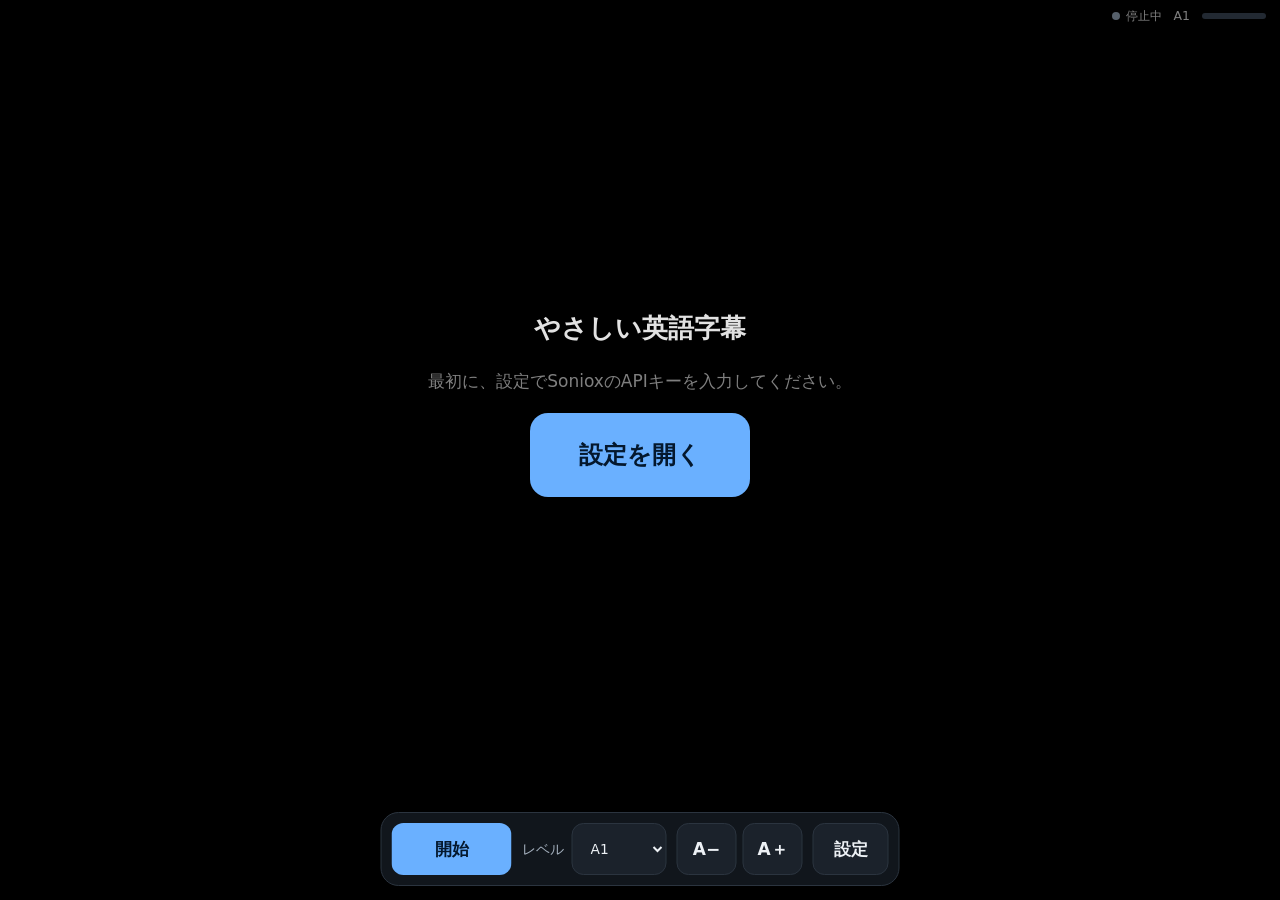
<file: index.html>
<!doctype html>
<html lang="ja">
<head>
  <meta charset="utf-8">
  <meta name="viewport" content="width=device-width, initial-scale=1, viewport-fit=cover">
  <meta name="theme-color" content="#000000">
  <meta name="robots" content="noindex">
  <title>やさしい英語字幕</title>
  <link rel="icon" href="data:,">
  <link rel="stylesheet" href="css/style.css">
  <link rel="stylesheet" href="css/app.css">
  <script>
    // アプリの更新を確実に反映させる仕組み（sw.js）を登録する。
    // 初めて有効になったときだけ、最新のファイルで1回読み込み直す（古いファイルが混ざった状態を直すため）。
    if ('serviceWorker' in navigator) {
      const hadController = !!navigator.serviceWorker.controller;
      navigator.serviceWorker.register('sw.js').catch(() => {});
      navigator.serviceWorker.addEventListener('controllerchange', () => {
        if (!hadController) location.reload();
      });
    }
  </script>
</head>
<body class="app">
  <!-- 字幕を出す画面 -->
  <main id="stage" class="stage">
    <!-- 右上の小さな表示：状態、遅れの目安、英語のレベル、入力の大きさ -->
    <div class="status" aria-live="polite">
      <span id="stState" class="st-state" data-state="idle"><i class="dot" aria-hidden="true"></i><span id="stStateText">停止中</span></span>
      <span id="stDelay" class="st-item" hidden></span>
      <span id="stLevel" class="st-item"></span>
      <span class="mini-meter" role="img" aria-label="入力の大きさ"><span id="miniFill"></span></span>
    </div>

    <!-- お知らせ（エラーなど） -->
    <div id="notice" class="notice" role="alert" hidden></div>

    <!-- 止まっているときの案内 -->
    <section id="welcome" class="welcome">
      <h1>やさしい英語字幕</h1>
      <p id="welcomeText" class="welcome-text"></p>
      <button id="btnStartBig" class="btn btn-primary btn-start" type="button">開始</button>
    </section>

    <!-- 字幕。新しいものが下に入り、古いものは上へ流れて薄くなる -->
    <div id="subs" class="subs"></div>

    <!-- 下の細いバー。画面を押すと出て、数秒で消える -->
    <div id="bar" class="bar">
      <button id="btnToggle" class="btn btn-primary bar-main" type="button">開始</button>
      <label class="bar-field">
        <span>レベル</span>
        <select id="quickLevel" class="select"></select>
      </label>
      <div class="bar-size" role="group" aria-label="文字の大きさ">
        <button id="btnSmaller" class="btn" type="button" aria-label="文字を小さく">A−</button>
        <button id="btnLarger" class="btn" type="button" aria-label="文字を大きく">A＋</button>
      </div>
      <button id="btnPanel" class="btn" type="button" aria-expanded="false" aria-controls="panel">設定</button>
    </div>
  </main>

  <!-- 右から出る設定の引き出し。開いている間も字幕は続く -->
  <aside id="panel" class="panel" aria-label="設定" inert>
    <header class="panel-head">
      <h2>設定</h2>
      <button id="btnPanelClose" class="btn btn-small" type="button">閉じる</button>
    </header>

    <div class="panel-body">
      <section class="panel-sec">
        <h3>APIキー</h3>
        <p class="hint">各サービスを使うための合言葉です。このタブレットの中だけに保存され、外には公開されません。変更は、次に「開始」を押したときから反映されます。</p>
        <label class="stack">
          <span class="label">Soniox（音声認識と速報訳）</span>
          <input id="keySoniox" class="input" type="password" autocomplete="off" spellcheck="false" placeholder="Sonioxのキーを貼り付け">
        </label>
        <label class="stack">
          <span class="label">Claude（確定訳）</span>
          <input id="keyAnthropic" class="input" type="password" autocomplete="off" spellcheck="false" placeholder="sk-ant- で始まるキーを貼り付け">
        </label>
        <label class="check"><input type="checkbox" id="chkShowKeys"> キーの文字を表示する</label>
      </section>

      <section class="panel-sec">
        <h3>翻訳</h3>
        <label class="stack">
          <span class="label">英語のレベル</span>
          <select id="level" class="select"></select>
        </label>
        <label class="stack">
          <span class="label">訳し方</span>
          <select id="style" class="select"></select>
        </label>
        <label class="stack">
          <span class="label">翻訳モデル</span>
          <select id="model" class="select"></select>
        </label>
        <label class="stack">
          <span class="label">品質モード</span>
          <select id="quality" class="select"></select>
        </label>
        <p class="hint">翻訳の設定は、次の文から反映されます。</p>
      </section>

      <section class="panel-sec">
        <h3>表示</h3>
        <label class="stack">
          <span class="label">文字の大きさ <output id="fontSizeOut"></output></span>
          <input id="fontSize" type="range" min="2.4" max="10" step="0.2">
        </label>
        <label class="stack">
          <span class="label">行間</span>
          <select id="spacing" class="select">
            <option value="1">狭い</option>
            <option value="2">やや狭い</option>
            <option value="3">標準</option>
            <option value="4">やや広い</option>
            <option value="5">広い</option>
          </select>
        </label>
        <p class="hint">画面に入る字幕の数は、文字の大きさと行間で決まります。古い字幕は上へ流れて消えます。</p>
        <label class="stack">
          <span class="label">英語の字体</span>
          <select id="font" class="select"></select>
        </label>
        <label class="stack">
          <span class="label">配色</span>
          <select id="theme" class="select"></select>
        </label>
        <div id="customColors" class="color-row" hidden>
          <label class="color-field"><span class="label">文字の色</span><input id="textColor" type="color"></label>
          <label class="color-field"><span class="label">背景の色</span><input id="bgColor" type="color"></label>
        </div>
        <label class="switch">
          <input type="checkbox" id="chkSource">
          <span class="switch-ui" aria-hidden="true"></span>
          <span class="switch-text"><b>日本語の原文を表示</b><small>英語の字幕の下に、聞き取った日本語を小さく出します。</small></span>
        </label>
        <label class="stack">
          <span class="label">速報訳（灰色の字）</span>
          <select id="draft" class="select">
            <option value="show">表示する</option>
            <option value="small">小さく表示する</option>
            <option value="hide">表示しない</option>
          </select>
        </label>
        <label class="stack">
          <span class="label">単語に日本語の意味を付ける</span>
          <select id="gloss" class="select"></select>
        </label>
        <p class="hint">選んだ範囲の単語の上に、日本語を小さく出します。それより易しい単語には付きません。1つの字幕で5つまでです。次の文から反映されます。</p>
      </section>

      <section class="panel-sec">
        <h3>音の入力</h3>
        <label class="stack">
          <span class="label">字幕にする音</span>
          <select id="source" class="select"></select>
        </label>
        <p class="hint">マイクの種類（内蔵マイク／有線）や音の加工は、確認ページで変えられます。入力元の変更は、次に「開始」を押したときから反映されます。</p>
        <a class="btn" href="check.html">音の入り口の確認ページを開く</a>
      </section>
    </div>
  </aside>

  <script type="module" src="js/app.js"></script>
</body>
</html>
</file>
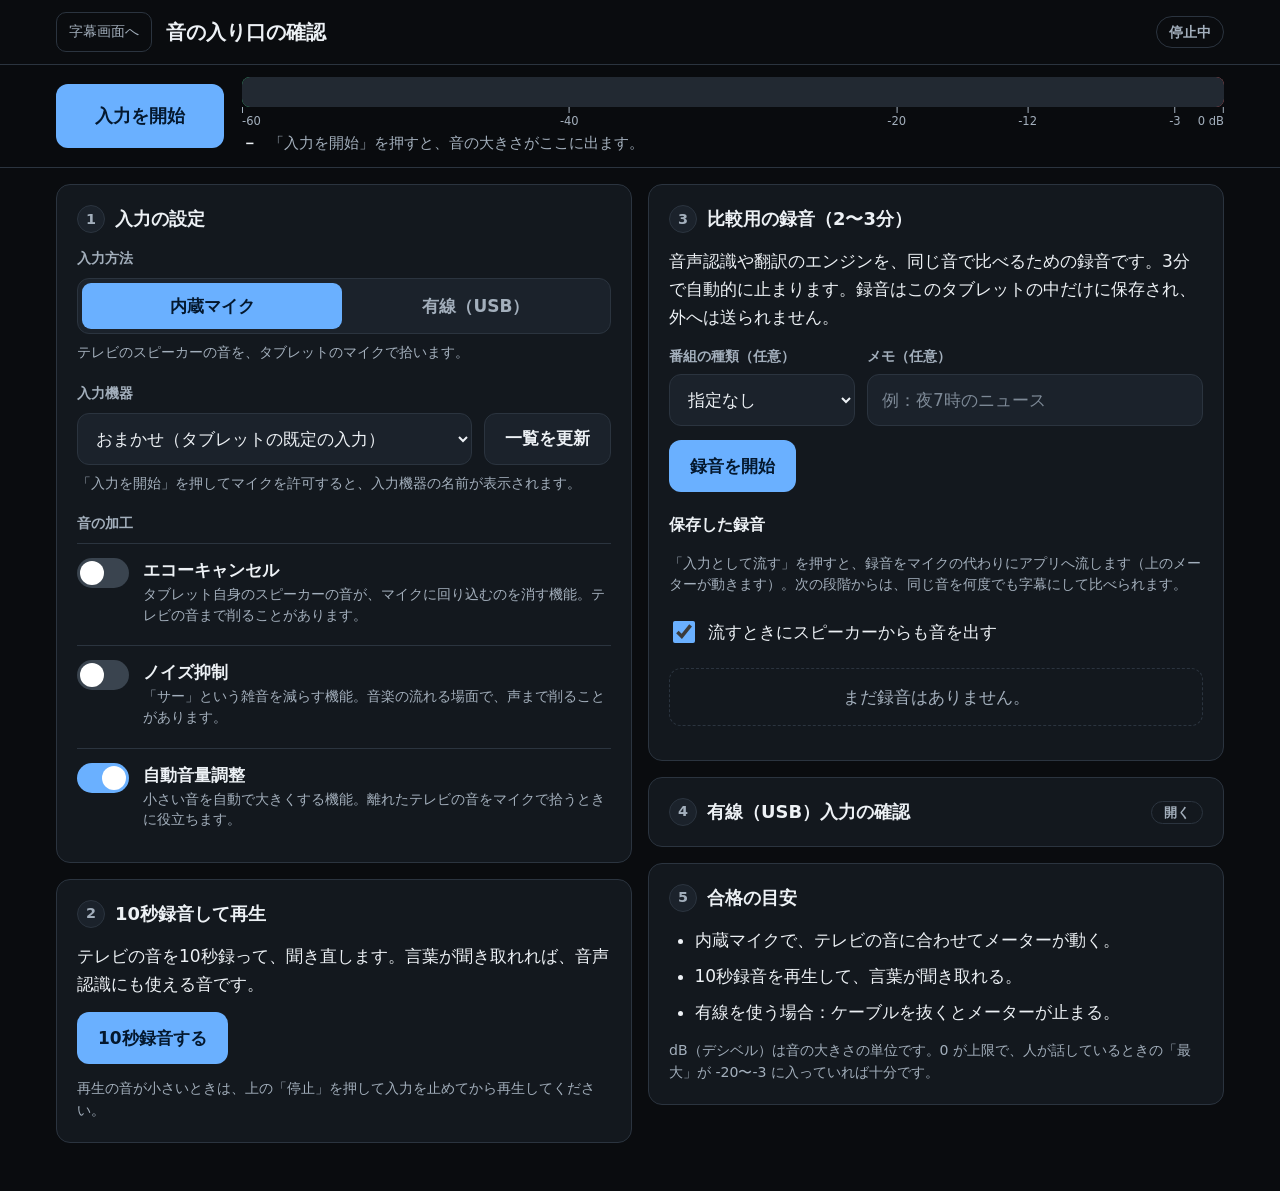
<file: check.html>
<!doctype html>
<html lang="ja">
<head>
  <meta charset="utf-8">
  <meta name="viewport" content="width=device-width, initial-scale=1">
  <meta name="theme-color" content="#0a0c0f">
  <meta name="robots" content="noindex">
  <title>音の入り口の確認｜やさしい英語字幕</title>
  <link rel="icon" href="data:,">
  <link rel="stylesheet" href="css/style.css">
  <script>
    // アプリの更新を確実に反映させる仕組み（sw.js）を登録する。index.html と同じもの。
    if ('serviceWorker' in navigator) {
      const hadController = !!navigator.serviceWorker.controller;
      navigator.serviceWorker.register('sw.js').catch(() => {});
      navigator.serviceWorker.addEventListener('controllerchange', () => {
        if (!hadController) location.reload();
      });
    }
  </script>
</head>
<body>
  <header class="top">
    <a class="top-back" href="./">字幕画面へ</a>
    <h1>音の入り口の確認</h1>
    <span id="status" class="pill" data-state="idle">停止中</span>
  </header>

  <!-- 画面の上に貼り付く帯：開始/停止ボタンとレベルメーター -->
  <section class="meterbar" aria-label="入力の大きさ">
    <div class="meterbar-in">
      <button id="btnToggle" class="btn btn-primary btn-big" type="button">入力を開始</button>
      <div class="meter-wrap">
        <div id="meter" class="meter" role="meter" aria-label="入力の大きさ（dB）" aria-valuemin="-60" aria-valuemax="0" aria-valuenow="-60">
          <div id="meterCover" class="meter-cover"></div>
          <div id="meterPeak" class="meter-peak"></div>
        </div>
        <div class="meter-scale" aria-hidden="true">
          <span style="left:0%">-60</span>
          <span style="left:33.33%">-40</span>
          <span style="left:66.67%">-20</span>
          <span style="left:80%">-12</span>
          <span style="left:95%" class="wide-only">-3</span>
          <span style="left:100%">0 dB</span>
        </div>
        <p class="meter-text">
          <span id="meterRead" class="meter-read">－</span>
          <span id="clipBadge" class="badge badge-bad" hidden>音割れ</span>
          <span id="advice" class="advice" data-state="off"></span>
        </p>
      </div>
    </div>
  </section>

  <div class="alert-wrap"><div id="alert" class="alert" role="alert" hidden></div></div>

  <main class="cols">
    <div class="col">
      <section class="card">
        <h2><span class="num">1</span>入力の設定</h2>
        <fieldset id="inputSet" class="plain">
          <legend class="sr-only">入力の設定</legend>

          <div class="field">
            <span class="label">入力方法</span>
            <div class="seg" role="radiogroup" aria-label="入力方法">
              <label><input type="radio" name="mode" id="modeMic" value="mic"><span>内蔵マイク</span></label>
              <label><input type="radio" name="mode" id="modeLine" value="line"><span>有線（USB）</span></label>
            </div>
            <p id="modeHint" class="hint"></p>
          </div>

          <div class="field">
            <label class="label" for="device">入力機器</label>
            <div class="row">
              <select id="device" class="select grow"></select>
              <button id="btnRefresh" class="btn" type="button">一覧を更新</button>
            </div>
            <p id="deviceNote" class="hint"></p>
          </div>

          <div class="field">
            <span class="label">音の加工</span>
            <label class="switch">
              <input type="checkbox" id="chkEc">
              <span class="switch-ui" aria-hidden="true"></span>
              <span class="switch-text"><b>エコーキャンセル</b><small>タブレット自身のスピーカーの音が、マイクに回り込むのを消す機能。テレビの音まで削ることがあります。</small></span>
            </label>
            <label class="switch">
              <input type="checkbox" id="chkNs">
              <span class="switch-ui" aria-hidden="true"></span>
              <span class="switch-text"><b>ノイズ抑制</b><small>「サー」という雑音を減らす機能。音楽の流れる場面で、声まで削ることがあります。</small></span>
            </label>
            <label class="switch">
              <input type="checkbox" id="chkAgc">
              <span class="switch-ui" aria-hidden="true"></span>
              <span class="switch-text"><b>自動音量調整</b><small>小さい音を自動で大きくする機能。離れたテレビの音をマイクで拾うときに役立ちます。</small></span>
            </label>
          </div>
        </fieldset>

        <div id="actual" class="actual" hidden></div>
      </section>

      <section class="card">
        <h2><span class="num">2</span>10秒録音して再生</h2>
        <p>テレビの音を10秒録って、聞き直します。言葉が聞き取れれば、音声認識にも使える音です。</p>
        <div class="row wrap">
          <button id="btnShort" class="btn btn-primary" type="button">10秒録音する</button>
          <span id="shortMsg" class="hint"></span>
        </div>
        <progress id="shortBar" max="10" value="0" hidden></progress>
        <audio id="shortAudio" controls hidden></audio>
        <p class="hint">再生の音が小さいときは、上の「停止」を押して入力を止めてから再生してください。</p>
      </section>
    </div>

    <div class="col">
      <section class="card">
        <h2><span class="num">3</span>比較用の録音（2〜3分）</h2>
        <p>音声認識や翻訳のエンジンを、同じ音で比べるための録音です。3分で自動的に止まります。録音はこのタブレットの中だけに保存され、外へは送られません。</p>
        <div class="row wrap">
          <label class="stack">
            <span class="label">番組の種類（任意）</span>
            <select id="genre" class="select">
              <option value="">指定なし</option>
              <option>ドキュメンタリー</option>
              <option>情報番組</option>
              <option>ニュース</option>
              <option>ドラマ</option>
              <option>バラエティ</option>
            </select>
          </label>
          <label class="stack grow">
            <span class="label">メモ（任意）</span>
            <input id="memo" class="input" type="text" maxlength="40" placeholder="例：夜7時のニュース" autocomplete="off">
          </label>
        </div>
        <div class="row wrap">
          <button id="btnLong" class="btn btn-primary" type="button">録音を開始</button>
          <span id="longTime" class="timer" hidden>0:00 / 3:00</span>
          <span id="longMsg" class="hint"></span>
        </div>
        <progress id="longBar" max="180" value="0" hidden></progress>

        <h3>保存した録音 <span id="recTotal" class="hint"></span></h3>
        <p class="hint">「入力として流す」を押すと、録音をマイクの代わりにアプリへ流します（上のメーターが動きます）。次の段階からは、同じ音を何度でも字幕にして比べられます。</p>
        <label class="check"><input type="checkbox" id="chkAudible"> 流すときにスピーカーからも音を出す</label>
        <p id="recEmpty" class="empty">まだ録音はありません。</p>
        <ul id="recList" class="rec-list"></ul>
      </section>

      <section class="card">
        <details>
          <summary><h2><span class="num">4</span>有線（USB）入力の確認</h2></summary>
          <p>USBオーディオインターフェース（テレビの音をUSBでタブレットに入れる機器）が届いてから行います。Android版のChromeには「USBの入力を選んでも、実際は内蔵マイクのまま」という不具合の報告があるため、本当にUSBから入っているかを確かめます。</p>
          <ol class="steps">
            <li>テレビの「スピーカーとイヤホン音声の同時出力」を「する」にして、テレビのイヤホン端子 → USBオーディオインターフェース → タブレットの順につなぐ。</li>
            <li>上の「1 入力の設定」で「有線（USB）」を選び、入力機器でUSBの機器を選んで「入力を開始」を押す。</li>
            <li>テレビの音を出したまま、下の①を押す。</li>
            <li>テレビのイヤホン端子からケーブルを抜き、下の②を押す。</li>
          </ol>
          <div class="measure">
            <div class="row wrap">
              <button id="btnMeasureA" class="btn" type="button">① つないだまま測る（5秒）</button>
              <span id="measureA" class="hint"></span>
            </div>
            <div class="row wrap">
              <button id="btnMeasureB" class="btn" type="button" disabled>② ケーブルを抜いて測る（5秒）</button>
              <span id="measureB" class="hint"></span>
            </div>
            <p id="verdict" class="verdict" hidden></p>
          </div>
          <p class="hint">考え方：USBから入っていれば、ケーブルを抜くと音が止まります。内蔵マイクに戻っていると、テレビのスピーカーの音を拾い続けるので、抜いてもメーターが動きます。</p>
          <h3>ケーブルを抜いても音が入り続けるとき</h3>
          <ol class="steps">
            <li>入力機器を「おまかせ」にして、USB機器を挿したままChromeを開き直す。Androidは、USBの音声機器をつなぐと既定の入力をそちらへ切り替えることがあります。</li>
            <li>それでも内蔵マイクのままなら、このアプリをAndroidアプリとして包み、入力を直接指定する方法があります。必要になった時点でご案内します。</li>
            <li>内蔵マイクで認識が足りていれば、有線は使わずに進めます。</li>
          </ol>
        </details>
      </section>

      <section class="card">
        <h2><span class="num">5</span>合格の目安</h2>
        <ul class="goals">
          <li>内蔵マイクで、テレビの音に合わせてメーターが動く。</li>
          <li>10秒録音を再生して、言葉が聞き取れる。</li>
          <li>有線を使う場合：ケーブルを抜くとメーターが止まる。</li>
        </ul>
        <p class="hint">dB（デシベル）は音の大きさの単位です。0 が上限で、人が話しているときの「最大」が -20〜-3 に入っていれば十分です。</p>
      </section>
    </div>
  </main>

  <script type="module" src="js/check.js"></script>
</body>
</html>
</file>
<file: css/style.css>
/* やさしい英語字幕：共通の見た目。黒い背景で、タブレットの指で押しやすい大きさにしている。 */

:root {
  --bg: #0a0c0f;
  --panel: #13181e;
  --panel-2: #1b222b;
  --line: #2b343f;
  --text: #edf1f5;
  --muted: #a3afbc;
  --accent: #6ab0ff;
  --accent-ink: #04182e;
  --ok: #3ddc84;
  --warn: #ffd166;
  --bad: #ff6b6b;
  --bad-ink: #2b0707;
  --radius: 14px;
  --tap: 52px; /* 指で押す部品の最小の高さ */
}

*,
*::before,
*::after {
  box-sizing: border-box;
}

[hidden] {
  display: none !important;
}

html {
  color-scheme: dark;
  -webkit-text-size-adjust: 100%;
}

body {
  margin: 0;
  background: var(--bg);
  color: var(--text);
  font-family: system-ui, -apple-system, "Segoe UI", "Noto Sans JP", "Hiragino Sans", "Yu Gothic UI", Meiryo, sans-serif;
  font-size: 17px;
  line-height: 1.65;
}

h1,
h2,
h3,
p,
ul,
ol {
  margin: 0;
}

a {
  color: var(--accent);
}

.sr-only {
  position: absolute;
  width: 1px;
  height: 1px;
  overflow: hidden;
  clip-path: inset(50%);
  white-space: nowrap;
}

/* ---- いちばん上の見出し ---- */

.top {
  display: flex;
  align-items: center;
  gap: 14px;
  max-width: 1200px;
  margin: 0 auto;
  padding: 12px 16px;
}

.top h1 {
  flex: 1;
  font-size: 1.25rem;
  font-weight: 700;
  line-height: 1.3;
}

.top-back {
  display: inline-flex;
  align-items: center;
  min-height: 40px;
  padding: 0 12px;
  border: 1px solid var(--line);
  border-radius: 10px;
  color: var(--muted);
  font-size: 0.9rem;
  text-decoration: none;
}

.pill {
  flex: none;
  padding: 4px 12px;
  border: 1px solid var(--line);
  border-radius: 999px;
  color: var(--muted);
  font-size: 0.86rem;
  font-weight: 600;
  white-space: nowrap;
}

.pill[data-state="live"] {
  border-color: transparent;
  background: var(--ok);
  color: #052814;
}

.pill[data-state="replay"] {
  border-color: transparent;
  background: var(--accent);
  color: var(--accent-ink);
}

.pill[data-state="starting"] {
  color: var(--text);
}

/* ---- 上に貼り付く帯（開始ボタンとレベルメーター） ---- */

.meterbar {
  position: sticky;
  top: 0;
  z-index: 10;
  border-block: 1px solid var(--line);
  background: rgba(10, 12, 15, 0.94);
  backdrop-filter: blur(8px);
}

.meterbar-in {
  display: grid;
  grid-template-columns: auto minmax(0, 1fr);
  gap: 18px;
  align-items: center;
  max-width: 1200px;
  margin: 0 auto;
  padding: 12px 16px;
}

.meter {
  position: relative;
  height: 30px;
  overflow: hidden;
  border-radius: 8px;
  /* 左から：緑（〜-12dB）、黄（〜-3dB）、赤（〜0dB） */
  background: linear-gradient(90deg, var(--ok) 0 80%, var(--warn) 80% 95%, var(--bad) 95% 100%);
}

.meter-cover {
  position: absolute;
  inset: 0;
  background: #222932;
}

.meter-peak {
  position: absolute;
  top: 0;
  bottom: 0;
  left: 0;
  width: 3px;
  margin-left: -2px;
  background: #fff;
  opacity: 0;
}

.meter-scale {
  position: relative;
  height: 24px;
  color: var(--muted);
  font-size: 0.72rem;
  font-variant-numeric: tabular-nums;
  line-height: 1;
}

.meter-scale span {
  position: absolute;
  top: 0;
  transform: translateX(-50%);
  white-space: nowrap;
}

.meter-scale span::before {
  content: "";
  display: block;
  width: 1px;
  height: 6px;
  margin: 0 auto 3px;
  background: var(--muted);
}

.meter-scale span:first-child {
  transform: none;
}

.meter-scale span:first-child::before {
  margin-left: 0;
}

.meter-scale span:last-child {
  transform: translateX(-100%);
}

.meter-scale span:last-child::before {
  margin-right: 0;
}

.meter-text {
  display: flex;
  flex-wrap: wrap;
  align-items: center;
  gap: 4px 12px;
  min-height: 1.65em;
  font-size: 0.92rem;
}

.meter-read {
  font-variant-numeric: tabular-nums;
  font-weight: 600;
}

.advice {
  color: var(--muted);
}

.advice[data-state="good"] {
  color: var(--ok);
}

.advice[data-state="low"],
.advice[data-state="hot"],
.advice[data-state="silent"] {
  color: var(--warn);
}

.advice[data-state="clip"] {
  color: var(--bad);
}

.badge {
  padding: 1px 10px;
  border-radius: 999px;
  font-size: 0.8rem;
  font-weight: 700;
}

.badge-bad {
  background: var(--bad);
  color: var(--bad-ink);
}

/* ---- お知らせ（エラーなど） ---- */

.alert-wrap {
  max-width: 1200px;
  margin: 0 auto;
  padding: 0 16px;
}

.alert {
  margin-top: 16px;
  padding: 12px 16px;
  border: 1px solid var(--bad);
  border-radius: var(--radius);
  background: rgba(255, 107, 107, 0.12);
}

/* ---- カードの並び ---- */

.cols {
  display: grid;
  grid-template-columns: minmax(0, 1fr) minmax(0, 1fr);
  gap: 16px;
  align-items: start;
  max-width: 1200px;
  margin: 0 auto;
  padding: 16px 16px 48px;
}

.col {
  display: grid;
  gap: 16px;
  min-width: 0;
}

.card {
  display: grid;
  gap: 14px;
  min-width: 0;
  padding: 20px;
  border: 1px solid var(--line);
  border-radius: var(--radius);
  background: var(--panel);
}

.card h2 {
  display: flex;
  align-items: center;
  gap: 10px;
  font-size: 1.12rem;
  line-height: 1.35;
}

.card h3 {
  margin-top: 6px;
  font-size: 1rem;
}

.num {
  display: inline-grid;
  flex: none;
  place-items: center;
  width: 28px;
  height: 28px;
  border-radius: 50%;
  background: var(--panel-2);
  border: 1px solid var(--line);
  color: var(--muted);
  font-size: 0.9rem;
  font-variant-numeric: tabular-nums;
}

.hint {
  color: var(--muted);
  font-size: 0.88rem;
  line-height: 1.55;
}

.hint:empty {
  display: none;
}

.empty {
  padding: 14px;
  border: 1px dashed var(--line);
  border-radius: 12px;
  color: var(--muted);
  text-align: center;
}

/* ---- 入力部品 ---- */

.plain {
  display: grid;
  gap: 18px;
  min-width: 0;
  margin: 0;
  padding: 0;
  border: 0;
}

.plain:disabled {
  opacity: 0.55;
}

.field {
  display: grid;
  gap: 8px;
  min-width: 0;
}

.label {
  color: var(--muted);
  font-size: 0.86rem;
  font-weight: 600;
}

.row {
  display: flex;
  align-items: center;
  gap: 12px;
  min-width: 0;
}

.row.wrap {
  flex-wrap: wrap;
}

.grow {
  flex: 1 1 200px;
  min-width: 0;
}

.stack {
  display: grid;
  gap: 6px;
  min-width: 0;
}

.btn {
  display: inline-flex;
  align-items: center;
  justify-content: center;
  flex: none;
  min-height: var(--tap);
  padding: 0 20px;
  border: 1px solid var(--line);
  border-radius: 12px;
  background: var(--panel-2);
  color: var(--text);
  font: inherit;
  font-weight: 600;
  line-height: 1.3;
  cursor: pointer;
  touch-action: manipulation;
}

.btn:hover {
  border-color: var(--muted);
}

.btn:active {
  transform: translateY(1px);
}

.btn:disabled {
  opacity: 0.45;
  cursor: default;
  transform: none;
}

.btn-primary {
  border-color: transparent;
  background: var(--accent);
  color: var(--accent-ink);
}

.btn-stop,
.btn-danger {
  border-color: transparent;
  background: var(--bad);
  color: var(--bad-ink);
}

.btn-big {
  min-width: 168px;
  min-height: 64px;
  font-size: 1.12rem;
}

.btn-small {
  min-height: 44px;
  padding: 0 14px;
  font-size: 0.92rem;
}

.btn-quiet {
  background: transparent;
  color: var(--muted);
}

.btn-quiet.btn-danger {
  background: var(--bad);
  color: var(--bad-ink);
}

.select,
.input {
  width: 100%;
  min-height: var(--tap);
  padding: 0 14px;
  border: 1px solid var(--line);
  border-radius: 12px;
  background: var(--panel-2);
  color: var(--text);
  font: inherit;
}

.input::placeholder {
  color: #7d8996;
}

:is(.btn, .select, .input, .top-back, summary):focus-visible {
  outline: 3px solid var(--accent);
  outline-offset: 2px;
}

/* 2つから1つを選ぶ切り替え */
.seg {
  display: grid;
  grid-template-columns: 1fr 1fr;
  gap: 4px;
  padding: 4px;
  border: 1px solid var(--line);
  border-radius: 12px;
  background: var(--panel-2);
}

.seg label {
  position: relative;
}

.seg input {
  position: absolute;
  inset: 0;
  margin: 0;
  opacity: 0;
  cursor: pointer;
}

.seg span {
  display: flex;
  align-items: center;
  justify-content: center;
  min-height: 46px;
  border-radius: 9px;
  color: var(--muted);
  font-weight: 600;
}

.seg input:checked + span {
  background: var(--accent);
  color: var(--accent-ink);
}

.seg input:focus-visible + span {
  outline: 3px solid var(--accent);
  outline-offset: 2px;
}

/* オン・オフのスイッチ */
.switch {
  position: relative;
  display: grid;
  grid-template-columns: auto minmax(0, 1fr);
  gap: 14px;
  align-items: start;
  padding: 12px 0;
  border-top: 1px solid var(--line);
  cursor: pointer;
}

.switch input {
  position: absolute;
  width: 1px;
  height: 1px;
  opacity: 0;
}

.switch-ui {
  position: relative;
  width: 52px;
  height: 30px;
  margin-top: 2px;
  border-radius: 999px;
  background: #3a444f;
  transition: background 0.15s;
}

.switch-ui::after {
  content: "";
  position: absolute;
  top: 3px;
  left: 3px;
  width: 24px;
  height: 24px;
  border-radius: 50%;
  background: #fff;
  transition: transform 0.15s;
}

.switch input:checked + .switch-ui {
  background: var(--accent);
}

.switch input:checked + .switch-ui::after {
  transform: translateX(22px);
}

.switch input:focus-visible + .switch-ui {
  outline: 3px solid var(--accent);
  outline-offset: 3px;
}

.switch-text b {
  display: block;
  font-weight: 600;
}

.switch-text small {
  display: block;
  color: var(--muted);
  font-size: 0.86rem;
  line-height: 1.5;
}

.check {
  display: flex;
  align-items: center;
  gap: 10px;
  min-height: 44px;
  cursor: pointer;
}

.check input {
  width: 22px;
  height: 22px;
  accent-color: var(--accent);
}

progress {
  width: 100%;
  height: 10px;
  accent-color: var(--accent);
}

audio {
  width: 100%;
}

.timer {
  font-size: 1.2rem;
  font-variant-numeric: tabular-nums;
  font-weight: 700;
}

/* ---- 実際に使われている入力 ---- */

.actual {
  display: grid;
  gap: 8px;
  padding: 14px 16px;
  border: 1px solid var(--line);
  border-radius: 12px;
  background: var(--panel-2);
}

.actual dl {
  display: grid;
  grid-template-columns: auto minmax(0, 1fr);
  gap: 4px 14px;
  margin: 0;
  font-size: 0.92rem;
}

.actual dt {
  color: var(--muted);
}

.actual dd {
  margin: 0;
  overflow-wrap: anywhere;
}

.actual .warn {
  color: var(--warn);
  font-size: 0.92rem;
}

/* ---- 保存した録音 ---- */

.rec-list {
  display: grid;
  gap: 10px;
  margin: 0;
  padding: 0;
  list-style: none;
}

.rec {
  display: grid;
  gap: 8px;
  padding: 14px;
  border: 1px solid var(--line);
  border-radius: 12px;
  background: var(--panel-2);
}

.rec-name {
  overflow-wrap: anywhere;
  font-weight: 600;
}

.rec-meta {
  color: var(--muted);
  font-size: 0.86rem;
  line-height: 1.5;
  overflow-wrap: anywhere;
}

.rec-actions {
  display: flex;
  flex-wrap: wrap;
  gap: 8px;
}

.rec .btn {
  background: var(--panel);
}

.rec .btn-danger {
  background: var(--bad);
}

/* ---- 有線の確認 ---- */

details > summary {
  border-radius: 8px;
  cursor: pointer;
  list-style: none;
}

details > summary::-webkit-details-marker {
  display: none;
}

details > summary h2::after {
  content: "開く";
  margin-left: auto;
  padding: 2px 12px;
  border: 1px solid var(--line);
  border-radius: 999px;
  color: var(--muted);
  font-size: 0.8rem;
  font-weight: 600;
}

details[open] > summary h2::after {
  content: "閉じる";
}

details[open] > summary {
  margin-bottom: 14px;
}

details > :not(summary) + :not(summary) {
  margin-top: 14px;
}

.steps,
.goals {
  display: grid;
  gap: 8px;
  padding-left: 1.5em;
}

.measure {
  display: grid;
  gap: 12px;
  padding: 14px;
  border: 1px solid var(--line);
  border-radius: 12px;
  background: var(--panel-2);
}

.verdict {
  padding: 10px 14px;
  border-radius: 10px;
  font-weight: 600;
}

.verdict[data-kind="ok"] {
  background: rgba(61, 220, 132, 0.14);
  color: var(--ok);
}

.verdict[data-kind="warn"] {
  background: rgba(255, 209, 102, 0.14);
  color: var(--warn);
}

.verdict[data-kind="bad"] {
  background: rgba(255, 107, 107, 0.14);
  color: var(--bad);
}

/* ---- ホーム ---- */

.home {
  display: grid;
  gap: 20px;
  max-width: 760px;
  margin: 0 auto;
  padding: 32px 16px 48px;
}

.home h1 {
  font-size: 1.7rem;
  line-height: 1.3;
}

.lead {
  color: var(--muted);
}

.tile {
  display: grid;
  gap: 4px;
  padding: 20px;
  border: 1px solid var(--line);
  border-radius: var(--radius);
  background: var(--panel);
  color: var(--text);
  text-decoration: none;
}

.tile:hover,
.tile:focus-visible {
  border-color: var(--accent);
  outline: none;
}

.tile b {
  color: var(--accent);
  font-size: 1.12rem;
}

.tile span {
  color: var(--muted);
  font-size: 0.92rem;
}

.phases {
  display: grid;
  gap: 6px;
  margin: 0;
  padding: 0;
  list-style: none;
}

.phases li {
  display: flex;
  gap: 12px;
  align-items: baseline;
  padding: 10px 0;
  border-top: 1px solid var(--line);
  color: var(--muted);
}

.phases li[data-done] {
  color: var(--text);
}

.phases .tag {
  flex: none;
  width: 5.5em;
  font-size: 0.86rem;
  font-weight: 600;
}

.phases li[data-done] .tag {
  color: var(--ok);
}

/* ---- 幅の狭い画面（スマホや縦向き） ---- */

@media (max-width: 860px) {
  .cols {
    grid-template-columns: minmax(0, 1fr);
  }
}

@media (max-width: 600px) {
  body {
    font-size: 16px;
  }

  .meterbar-in {
    grid-template-columns: minmax(0, 1fr);
    gap: 10px;
  }

  .btn-big {
    min-height: 56px;
  }

  .card {
    padding: 16px;
  }

  .wide-only {
    display: none;
  }
}

@media (prefers-reduced-motion: reduce) {
  .switch-ui,
  .switch-ui::after {
    transition: none;
  }
}
</file>
<file: css/app.css>
/* 字幕画面の見た目。共通の部品（ボタン、入力欄、スイッチ）は style.css のものを使う。 */

.app {
  --panel-w: min(400px, 92vw); /* 設定の引き出しの幅 */
  /* 配色は、背景と文字の2色で決まる（設定の「配色」で変わる。一覧は js/themes.js）。 */
  --stage-bg: #000; /* 背景 */
  --sub-color: #e2e2e2; /* 確定した字幕：真っ白より少しグレー（暗い部屋でまぶしくないように） */
  /* 残りの色は、文字の色を背景の色に寄せて自動で作る。数字が小さいほど背景に近く、目立たない。 */
  --sub-dim: color-mix(in srgb, var(--sub-color) 58%, var(--stage-bg)); /* 速報の字幕 */
  --sub-ja: color-mix(in srgb, var(--sub-color) 56%, var(--stage-bg)); /* 日本語の原文 */
  --sub-gloss: color-mix(in srgb, var(--sub-color) 82%, var(--stage-bg)); /* 単語の上の日本語 */
  overflow: hidden;
  background: var(--stage-bg);
}

/* ---- 字幕を出す面 ---- */

.stage {
  --sub-size: 4.6vh; /* 文字の大きさ（設定で変わる） */
  --sub-gap: 0.6; /* 字幕と字幕の間隔（設定の「行間」で変わる） */
  --sub-line: 1.32; /* 1つの字幕の中の行の高さ（同上） */
  position: fixed;
  inset: 0;
  display: flex;
  flex-direction: column;
  background: var(--stage-bg);
  transition: right 0.2s ease;
}

/* 引き出しを開いている間は、字幕の面を左に寄せる（字幕が隠れないように） */
body.panel-open .stage {
  right: var(--panel-w);
}

.status {
  position: absolute;
  top: max(10px, env(safe-area-inset-top));
  right: 14px;
  z-index: 3;
  display: flex;
  align-items: center;
  gap: 12px;
  color: var(--sub-ja);
  font-size: 0.78rem;
  font-variant-numeric: tabular-nums;
  line-height: 1;
  pointer-events: none;
}

.st-state {
  display: inline-flex;
  align-items: center;
  gap: 6px;
}

.dot {
  width: 8px;
  height: 8px;
  border-radius: 50%;
  background: #56606b;
}

.st-state[data-state="open"] .dot {
  background: var(--ok);
}

.st-state[data-state="connecting"] .dot,
.st-state[data-state="reconnecting"] .dot {
  background: var(--warn);
}

.mini-meter {
  width: 64px;
  height: 6px;
  overflow: hidden;
  border-radius: 3px;
  background: #222932;
}

#miniFill {
  display: block;
  width: 0;
  height: 100%;
  background: var(--ok);
}

#miniFill[data-clip="on"] {
  background: var(--bad);
}

.notice {
  position: absolute;
  top: 44px;
  left: 50%;
  z-index: 4;
  width: max-content;
  max-width: min(92%, 760px);
  padding: 10px 16px;
  transform: translateX(-50%);
  border: 1px solid var(--bad);
  border-radius: 12px;
  background: rgba(40, 14, 14, 0.94);
  color: var(--text);
  font-size: 0.95rem;
}

/* ---- 止まっているときの案内 ---- */

.welcome {
  position: absolute;
  inset: 0;
  z-index: 1;
  display: grid;
  align-content: center;
  justify-items: center;
  gap: 18px;
  padding: 24px 24px 120px;
  color: var(--sub-color); /* 明るい背景の配色でも読めるように、字幕と同じ色を使う */
  text-align: center;
}

.welcome h1 {
  font-size: 1.6rem;
}

.welcome-text {
  max-width: 34em;
  color: var(--sub-ja);
}

.btn-start {
  min-width: 220px;
  min-height: 84px;
  border-radius: 18px;
  font-size: 1.5rem;
}

/* ---- 字幕 ---- */

.subs {
  flex: 1;
  display: flex;
  flex-direction: column;
  justify-content: flex-end; /* 新しい字幕が下に入り、古いものは上へ押し出される */
  gap: calc(var(--sub-size) * var(--sub-gap));
  min-height: 0;
  overflow: hidden; /* 下から入ってくる字幕は、この枠の下端から現れる */
  margin-bottom: 104px; /* 下のバーのための空き。バーが隠れている間は狭くする */
  padding: 0 3vw;
  font-size: var(--sub-size);
  transition: margin-bottom 0.25s ease;
  /* 上へ流れていく古い字幕は、上端でだんだん見えなくなる */
  -webkit-mask-image: linear-gradient(to bottom, transparent 0, #000 14%);
  mask-image: linear-gradient(to bottom, transparent 0, #000 14%);
}

body.bar-hidden .subs {
  margin-bottom: 28px;
}

.sub {
  width: 100%; /* 画面の左右いっぱいまで使ってから改行する */
}

.sub-en {
  color: var(--sub-color);
  font-family: var(--sub-font, inherit); /* 設定の「英語の字体」で変わる */
  font-weight: 600;
  line-height: var(--sub-line);
  overflow-wrap: break-word; /* 単語の途中では改行しない（収まらない長い語だけ例外） */
}

.sub-ja {
  margin-top: 0.3em;
  color: var(--sub-ja);
  font-size: 0.46em;
  line-height: 1.45;
}

.sub-en:empty,
.sub-ja:empty {
  display: none;
}

.subs[data-source="off"] .sub-ja {
  display: none;
}

/* 速報（灰色）と、古くなった字幕（薄く） */
.sub[data-kind="draft"] .sub-en {
  color: var(--sub-dim);
  font-weight: 400;
}

/* 速報訳の出し方（設定で切り替え）：小さく表示／表示しない */
.subs[data-draft="small"] .sub[data-kind="draft"] .sub-en {
  font-size: 0.46em;
  font-weight: 400;
  line-height: 1.45;
}

.subs[data-draft="hide"] .sub[data-kind="draft"] .sub-en {
  display: none;
}

/* 古い字幕ほど薄くする（data-age：0 がいちばん新しい） */
.sub {
  opacity: 0.4;
}

.sub[data-age="0"],
.sub[data-age="1"] {
  opacity: 1;
}

.sub[data-age="2"] {
  opacity: 0.82;
}

.sub[data-age="3"] {
  opacity: 0.66;
}

.sub[data-age="4"] {
  opacity: 0.52;
}

/* 単語の上の日本語（ふりがなと同じ仕組み）。日本語が載るぶん、行の高さを広げる */
.subs[data-gloss="on"] .sub-en {
  line-height: calc(var(--sub-line) + 0.5);
}

.sub-en ruby {
  ruby-align: center; /* 日本語を単語の中央に寄せる（字間を広げない） */
}

.sub-en rt {
  color: var(--sub-gloss);
  font-size: 0.42em;
  font-weight: 500;
  letter-spacing: 0;
  line-height: 1.2;
  user-select: none;
}

/* ---- 下の細いバー ---- */

.bar {
  position: absolute;
  bottom: max(14px, env(safe-area-inset-bottom));
  left: 50%;
  z-index: 5;
  display: flex;
  align-items: center;
  gap: 10px;
  max-width: calc(100% - 24px);
  padding: 10px;
  transform: translateX(-50%);
  border: 1px solid var(--line);
  border-radius: 18px;
  background: rgba(19, 24, 30, 0.94);
  transition: opacity 0.25s;
}

body.bar-hidden .bar {
  opacity: 0;
  pointer-events: none;
}

.bar-main {
  min-width: 120px;
}

.bar-field {
  display: flex;
  align-items: center;
  gap: 8px;
  color: var(--muted);
  font-size: 0.86rem;
  white-space: nowrap;
}

.bar-field .select {
  width: auto;
  min-width: 84px;
}

.bar-size {
  display: flex;
  gap: 6px;
}

.bar-size .btn {
  min-width: 60px;
  padding: 0 12px;
}

/* ---- 右から出る設定の引き出し ---- */

.panel {
  position: fixed;
  top: 0;
  right: 0;
  bottom: 0;
  z-index: 20;
  display: flex;
  flex-direction: column;
  width: var(--panel-w);
  transform: translateX(100%);
  border-left: 1px solid var(--line);
  background: var(--panel);
  transition: transform 0.2s ease;
}

body.panel-open .panel {
  transform: none;
}

.panel-head {
  display: flex;
  align-items: center;
  justify-content: space-between;
  gap: 12px;
  padding: 14px 18px;
  border-bottom: 1px solid var(--line);
}

.panel-head h2 {
  font-size: 1.1rem;
}

.panel-body {
  flex: 1;
  overflow-y: auto;
  overscroll-behavior: contain;
  padding: 4px 18px 32px;
}

.panel-sec {
  display: grid;
  gap: 14px;
  padding: 18px 0;
  border-bottom: 1px solid var(--line);
}

.panel-sec:last-child {
  border-bottom: 0;
}

.panel-sec h3 {
  font-size: 1rem;
}

.panel-sec .switch:first-of-type {
  border-top: 0;
}

.panel-sec a.btn {
  text-decoration: none;
}

.panel input[type="range"] {
  width: 100%;
  height: 36px;
  accent-color: var(--accent);
}

.panel output {
  color: var(--muted);
  font-weight: 400;
}

/* 「自分で色を選ぶ」のときの、色の入力欄 */
.color-row {
  display: grid;
  grid-template-columns: 1fr 1fr;
  gap: 12px;
}

.color-field {
  display: grid;
  gap: 6px;
}

.color-field input[type="color"] {
  width: 100%;
  height: var(--tap);
  padding: 4px;
  border: 1px solid var(--line);
  border-radius: 12px;
  background: var(--panel-2);
  cursor: pointer;
}

/* ---- 幅の狭い画面では、引き出しを字幕の上に重ねる ---- */

@media (max-width: 760px) {
  body.panel-open .stage {
    right: 0;
  }

  .bar-field span {
    display: none;
  }

  .bar {
    gap: 6px;
  }
}

@media (prefers-reduced-motion: reduce) {
  .stage,
  .panel,
  .bar,
  .subs {
    transition: none;
  }
}
</file>
